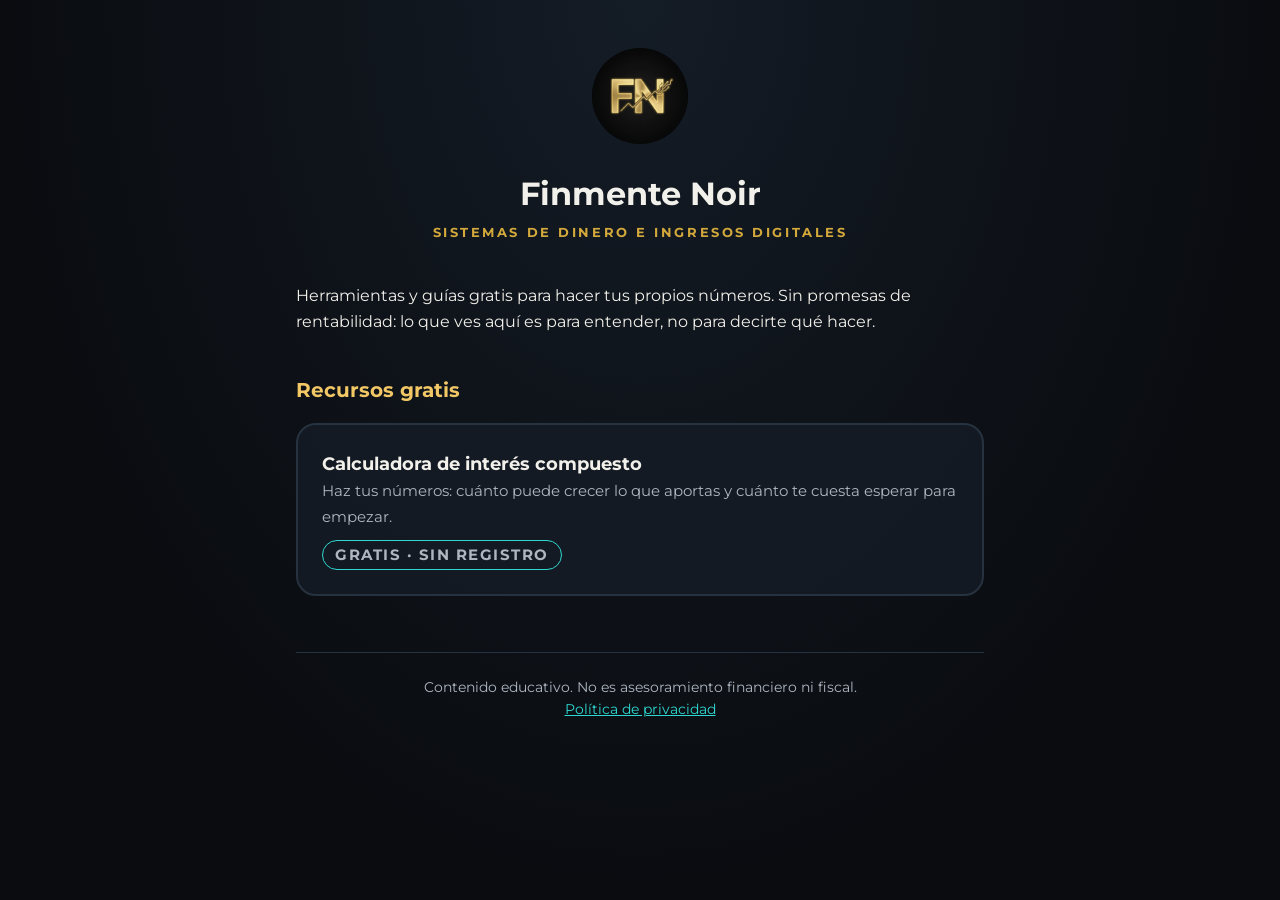
<file: index.html>
<!doctype html>
<html lang="es">
<head>
<meta charset="utf-8">
<meta name="viewport" content="width=device-width, initial-scale=1">
<title>Recursos Finmente Noir</title>
<meta name="description" content="Recursos gratis de Finmente Noir: herramientas y guías para entender tu dinero, sin promesas de rentabilidad.">
<link rel="icon" href="logo-fn.png">
<link rel="preconnect" href="https://fonts.googleapis.com">
<link href="https://fonts.googleapis.com/css2?family=Montserrat:wght@400;600;700&display=swap" rel="stylesheet">
<link rel="stylesheet" href="estilo.css">
</head>
<body>
<main>
  <header>
    <img src="logo-fn.png" alt="Logo Finmente Noir">
    <h1>Finmente Noir</h1>
    <div class="lema">Sistemas de Dinero e Ingresos Digitales</div>
  </header>

  <p>Herramientas y guías gratis para hacer tus propios números. Sin promesas de rentabilidad: lo que ves aquí es para entender, no para decirte qué hacer.</p>

  <h2>Recursos gratis</h2>
  <!-- Regla de distribución: aquí solo van recursos PUBLICADOS. Nada de "próximamente". -->
  <a class="tarjeta" href="calculadora/">
    <strong>Calculadora de interés compuesto</strong>
    <span>Haz tus números: cuánto puede crecer lo que aportas y cuánto te cuesta esperar para empezar.</span><br>
    <span class="etiqueta">GRATIS · SIN REGISTRO</span>
  </a>
  <!-- Cuando exista la guía rápida de Sistema Reventa, se añade aquí una tarjeta que lleve al formulario F1 de MailerLite. -->

  <footer>
    Contenido educativo. No es asesoramiento financiero ni fiscal.<br>
    <a href="privacidad/">Política de privacidad</a>
  </footer>
</main>
</body>
</html>
</file>
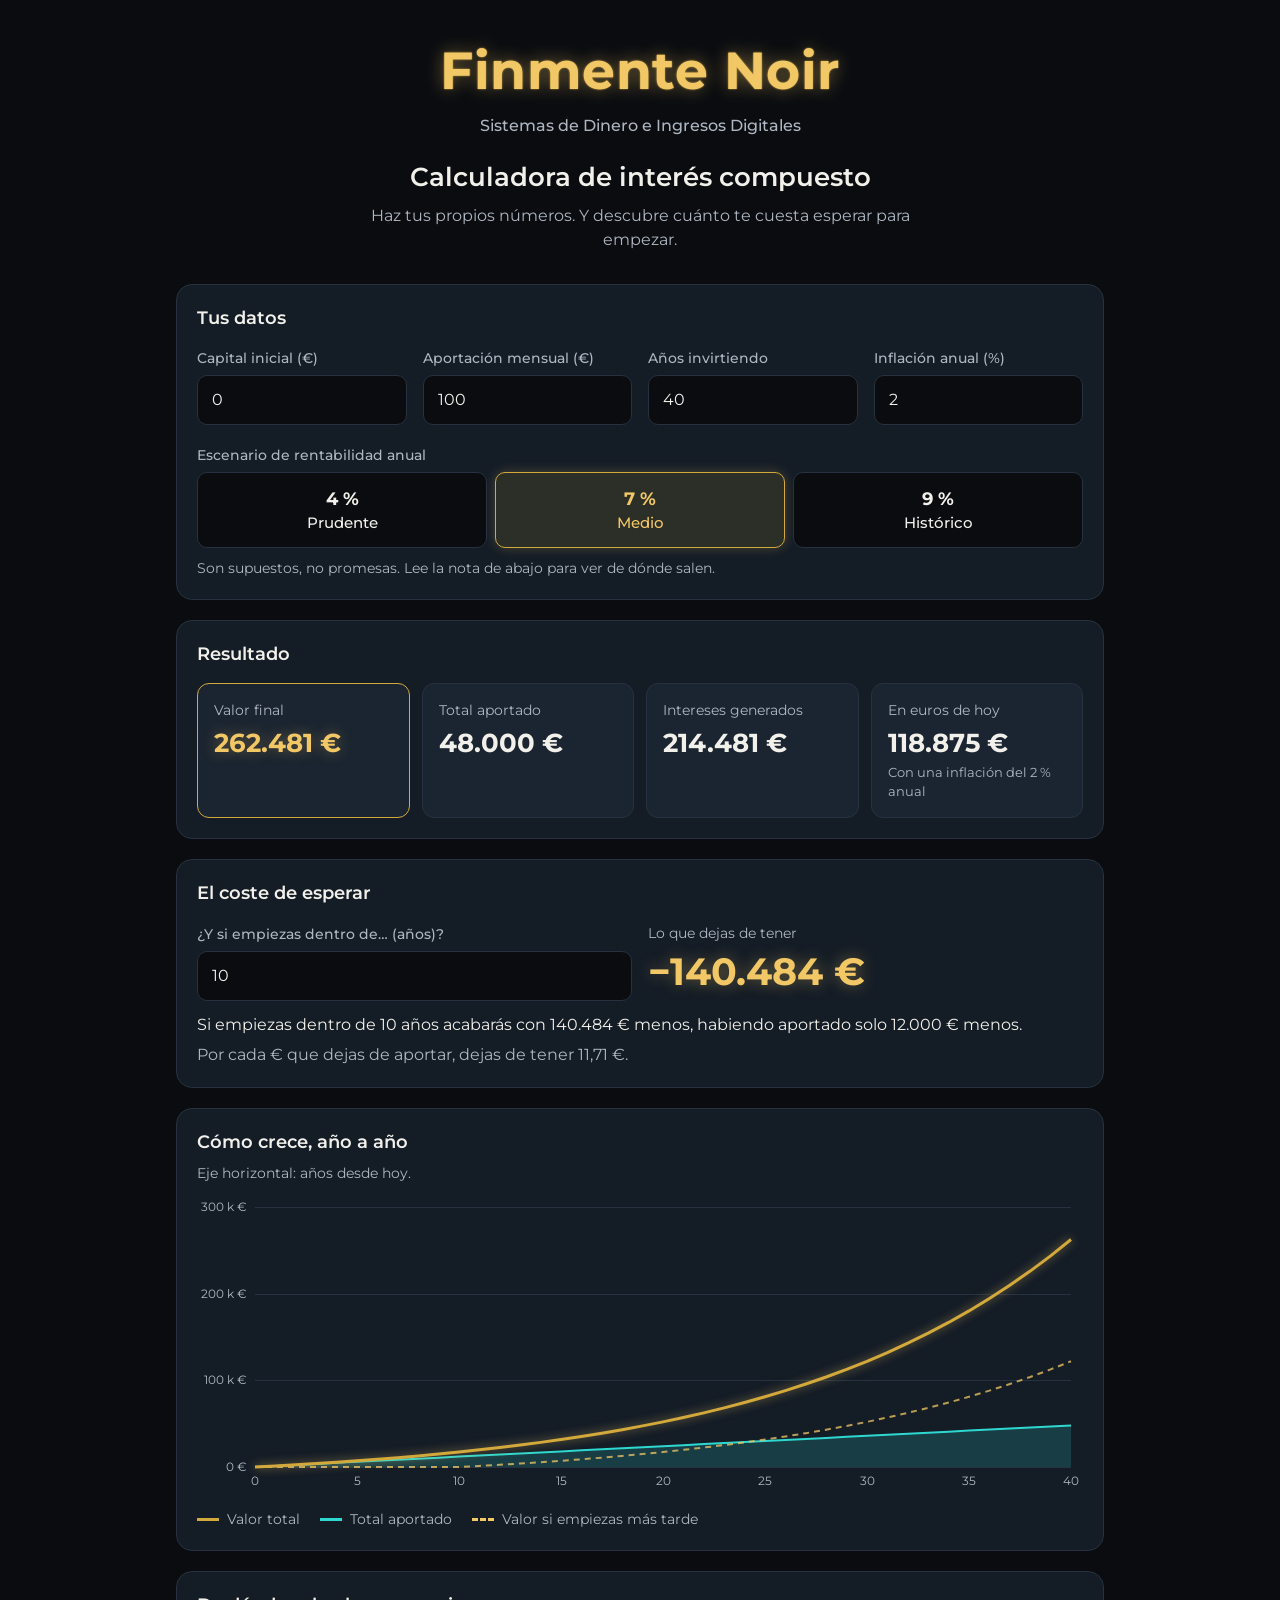
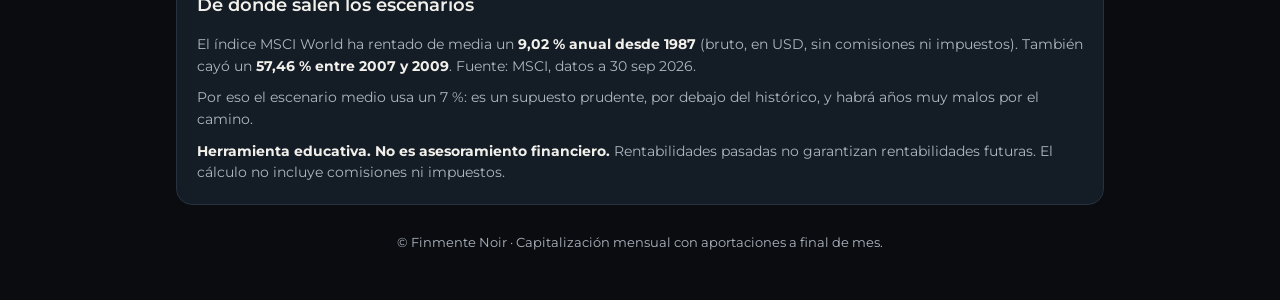
<file: calculadora/index.html>
<!doctype html>
<html lang="es">
<head>
<meta charset="utf-8">
<meta name="viewport" content="width=device-width, initial-scale=1">
<title>Calculadora de interés compuesto · Finmente Noir</title>
<meta name="description" content="Calculadora gratuita de interés compuesto de Finmente Noir: haz tus números y descubre cuánto cuesta esperar para empezar a invertir.">
<link rel="preconnect" href="https://fonts.googleapis.com">
<link rel="preconnect" href="https://fonts.gstatic.com" crossorigin>
<link href="https://fonts.googleapis.com/css2?family=Montserrat:wght@400;500;600;700&display=swap" rel="stylesheet">
<style>
  :root {
    --bg: #0A0C10;
    --card: #141C26;
    --card-2: #1B2531;
    --border: #26323F;
    --gold: #D4A93C;
    --gold-glow: #F2C766;
    --cyan: #2ED8D0;
    --text: #F2F0EA;
    --muted: #AEB6C1;
    --font: "Montserrat", system-ui, -apple-system, "Segoe UI", Roboto, Arial, sans-serif;
  }

  *, *::before, *::after { box-sizing: border-box; }

  html { -webkit-text-size-adjust: 100%; }

  body {
    margin: 0;
    background: var(--bg);
    color: var(--text);
    font-family: var(--font);
    line-height: 1.5;
  }

  .wrap {
    max-width: 960px;
    margin: 0 auto;
    padding: 32px 16px 48px;
  }

  /* Cabecera */
  header { text-align: center; margin-bottom: 32px; }

  .wordmark {
    margin: 0;
    font-size: clamp(2rem, 8vw, 3.25rem);
    font-weight: 700;
    letter-spacing: 0.01em;
    color: var(--gold-glow);
    text-shadow: 0 0 18px rgba(242, 199, 102, 0.45), 0 0 2px rgba(212, 169, 60, 0.9);
  }

  .tagline { margin: 4px 0 20px; color: var(--muted); font-weight: 500; }

  h1 { margin: 0; font-size: clamp(1.25rem, 4.5vw, 1.6rem); font-weight: 600; }

  .lead { margin: 8px auto 0; max-width: 560px; color: var(--muted); }

  /* Tarjetas y secciones */
  .card {
    background: var(--card);
    border: 1px solid var(--border);
    border-radius: 16px;
    padding: 20px;
    margin-bottom: 20px;
  }

  h2 { margin: 0 0 16px; font-size: 1.1rem; font-weight: 600; }

  /* Formulario */
  .fields {
    display: grid;
    grid-template-columns: repeat(auto-fit, minmax(min(100%, 200px), 1fr));
    gap: 16px;
  }

  .field label, .field .label {
    display: block;
    margin-bottom: 6px;
    font-size: 0.875rem;
    font-weight: 500;
    color: var(--muted);
  }

  .field input {
    width: 100%;
    padding: 12px 14px;
    background: var(--bg);
    border: 1px solid var(--border);
    border-radius: 10px;
    color: var(--text);
    font: inherit;
    font-size: 1rem;
  }

  .field input:disabled { opacity: 0.5; }

  input:focus-visible, button:focus-visible, a:focus-visible {
    outline: 2px solid var(--cyan);
    outline-offset: 2px;
  }

  .scenarios-field { margin-top: 20px; }

  .scenarios { display: flex; flex-wrap: wrap; gap: 8px; }

  .scenario {
    flex: 1 1 120px;
    padding: 12px 10px;
    background: var(--bg);
    border: 1px solid var(--border);
    border-radius: 10px;
    color: var(--text);
    font: inherit;
    font-size: 0.95rem;
    font-weight: 500;
    cursor: pointer;
  }

  .scenario strong { display: block; font-size: 1.15rem; }

  .scenario[aria-pressed="true"] {
    border-color: var(--gold);
    background: rgba(212, 169, 60, 0.12);
    color: var(--gold-glow);
    box-shadow: 0 0 12px rgba(242, 199, 102, 0.25);
  }

  .hint { margin: 10px 0 0; font-size: 0.85rem; color: var(--muted); }

  /* Resultados */
  .results {
    display: grid;
    grid-template-columns: repeat(auto-fit, minmax(min(100%, 200px), 1fr));
    gap: 12px;
  }

  .stat {
    background: var(--card-2);
    border: 1px solid var(--border);
    border-radius: 12px;
    padding: 16px;
  }

  .stat .label { font-size: 0.85rem; color: var(--muted); }

  .stat .value {
    margin-top: 4px;
    font-size: clamp(1.3rem, 5vw, 1.6rem);
    font-weight: 700;
    overflow-wrap: anywhere;
  }

  .stat .sub { font-size: 0.8rem; color: var(--muted); }

  .stat.main { border-color: var(--gold); }

  .stat.main .value {
    color: var(--gold-glow);
    text-shadow: 0 0 14px rgba(242, 199, 102, 0.35);
  }

  /* Coste de esperar */
  .wait-row {
    display: grid;
    grid-template-columns: repeat(auto-fit, minmax(min(100%, 260px), 1fr));
    gap: 16px;
    align-items: end;
  }

  .wait-cost {
    font-size: clamp(1.8rem, 8vw, 2.4rem);
    font-weight: 700;
    color: var(--gold-glow);
    text-shadow: 0 0 16px rgba(242, 199, 102, 0.4);
    overflow-wrap: anywhere;
  }

  .wait-text { margin: 12px 0 0; }
  .wait-ratio { margin: 6px 0 0; color: var(--muted); }
  .notice { margin: 12px 0 0; color: var(--cyan); font-size: 0.9rem; }

  /* Gráfico */
  .chart-box { position: relative; width: 100%; height: 300px; }
  .chart-box canvas { display: block; width: 100%; height: 100%; }

  .legend {
    display: flex;
    flex-wrap: wrap;
    gap: 8px 20px;
    margin: 14px 0 0;
    padding: 0;
    list-style: none;
    font-size: 0.85rem;
    color: var(--muted);
  }

  .legend li { display: flex; align-items: center; gap: 8px; }
  .swatch { width: 22px; height: 0; border-top: 3px solid; }
  .swatch.value { border-color: var(--gold); }
  .swatch.contrib { border-color: var(--cyan); }
  .swatch.delayed { border-color: var(--gold-glow); border-top-style: dashed; }

  /* Notas y pie */
  .note p { margin: 0 0 10px; font-size: 0.9rem; color: var(--muted); }
  .note p:last-child { margin-bottom: 0; }
  .note strong { color: var(--text); }

  footer { margin-top: 28px; text-align: center; font-size: 0.8rem; color: var(--muted); }
</style>
</head>
<body>
<div class="wrap">

  <header>
    <p class="wordmark">Finmente Noir</p>
    <p class="tagline">Sistemas de Dinero e Ingresos Digitales</p>
    <h1>Calculadora de interés compuesto</h1>
    <p class="lead">Haz tus propios números. Y descubre cuánto te cuesta esperar para empezar.</p>
  </header>

  <main>
    <section class="card" aria-labelledby="t-datos">
      <h2 id="t-datos">Tus datos</h2>
      <div class="fields">
        <div class="field">
          <label for="initial">Capital inicial (€)</label>
          <input id="initial" type="number" inputmode="decimal" min="0" max="10000000" step="100" value="0">
        </div>
        <div class="field">
          <label for="monthly">Aportación mensual (€)</label>
          <input id="monthly" type="number" inputmode="decimal" min="0" max="100000" step="10" value="100">
        </div>
        <div class="field">
          <label for="years">Años invirtiendo</label>
          <input id="years" type="number" inputmode="numeric" min="1" max="60" step="1" value="40">
        </div>
        <div class="field">
          <label for="inflation">Inflación anual (%)</label>
          <input id="inflation" type="number" inputmode="decimal" min="0" max="15" step="0.1" value="2">
        </div>
      </div>

      <div class="field scenarios-field">
        <span class="label" id="scenario-label">Escenario de rentabilidad anual</span>
        <div class="scenarios" role="group" aria-labelledby="scenario-label">
          <button type="button" class="scenario" data-rate="0.04" aria-pressed="false"><strong>4 %</strong>Prudente</button>
          <button type="button" class="scenario" data-rate="0.07" aria-pressed="true"><strong>7 %</strong>Medio</button>
          <button type="button" class="scenario" data-rate="0.09" aria-pressed="false"><strong>9 %</strong>Histórico</button>
        </div>
        <p class="hint">Son supuestos, no promesas. Lee la nota de abajo para ver de dónde salen.</p>
      </div>
    </section>

    <section class="card" aria-labelledby="t-res">
      <h2 id="t-res">Resultado</h2>
      <div class="results" aria-live="polite">
        <div class="stat main">
          <div class="label">Valor final</div>
          <div class="value" id="out-final">—</div>
        </div>
        <div class="stat">
          <div class="label">Total aportado</div>
          <div class="value" id="out-contributed">—</div>
        </div>
        <div class="stat">
          <div class="label">Intereses generados</div>
          <div class="value" id="out-interest">—</div>
        </div>
        <div class="stat">
          <div class="label">En euros de hoy</div>
          <div class="value" id="out-real">—</div>
          <div class="sub" id="out-real-sub"></div>
        </div>
      </div>
    </section>

    <section class="card" aria-labelledby="t-wait">
      <h2 id="t-wait">El coste de esperar</h2>
      <div class="wait-row">
        <div class="field">
          <label for="delay">¿Y si empiezas dentro de… (años)?</label>
          <input id="delay" type="number" inputmode="numeric" min="1" max="39" step="1" value="10">
        </div>
        <div>
          <div class="label" style="font-size:0.85rem;color:var(--muted)">Lo que dejas de tener</div>
          <div class="wait-cost" id="out-wait-cost">—</div>
        </div>
      </div>
      <p class="wait-text" id="out-wait-text" aria-live="polite"></p>
      <p class="wait-ratio" id="out-wait-ratio"></p>
      <p class="notice" id="out-wait-notice" hidden>Con 1 año de inversión no hay margen para comparar retrasos. Sube los años invirtiendo para ver el coste de esperar.</p>
    </section>

    <section class="card" aria-labelledby="t-chart">
      <h2 id="t-chart">Cómo crece, año a año</h2>
      <p class="hint" style="margin:-8px 0 12px">Eje horizontal: años desde hoy.</p>
      <div class="chart-box">
        <canvas id="chart" role="img" aria-label="Gráfico de crecimiento"></canvas>
      </div>
      <ul class="legend">
        <li><span class="swatch value" aria-hidden="true"></span>Valor total</li>
        <li><span class="swatch contrib" aria-hidden="true"></span>Total aportado</li>
        <li id="legend-delayed"><span class="swatch delayed" aria-hidden="true"></span>Valor si empiezas más tarde</li>
      </ul>
    </section>

    <section class="card note" aria-labelledby="t-note">
      <h2 id="t-note">De dónde salen los escenarios</h2>
      <p>El índice MSCI World ha rentado de media un <strong>9,02 % anual desde 1987</strong> (bruto, en USD, sin comisiones ni impuestos). También cayó un <strong>57,46 % entre 2007 y 2009</strong>. Fuente: MSCI, datos a 30 sep 2026.</p>
      <p>Por eso el escenario medio usa un 7 %: es un supuesto prudente, por debajo del histórico, y habrá años muy malos por el camino.</p>
      <p><strong>Herramienta educativa. No es asesoramiento financiero.</strong> Rentabilidades pasadas no garantizan rentabilidades futuras. El cálculo no incluye comisiones ni impuestos.</p>
    </section>
  </main>

  <footer>© Finmente Noir · Capitalización mensual con aportaciones a final de mes.</footer>
</div>

<script>
/* CALC:START — funciones puras de cálculo (sin acceso al DOM). */
const LIMITS = {
  initial:   { min: 0, max: 10000000 },
  monthly:   { min: 0, max: 100000 },
  years:     { min: 1, max: 60 },
  inflation: { min: 0, max: 15 },
  delay:     { min: 1, max: 59 }
};

/* Convierte la entrada en número dentro de [min, max]. Vacío o no numérico cuenta como 0. */
function sanitize(raw, limits, integer) {
  let n = Number(String(raw).trim().replace(',', '.'));
  if (String(raw).trim() === '' || !Number.isFinite(n)) n = 0;
  if (integer) n = Math.round(n);
  return Math.min(limits.max, Math.max(limits.min, n));
}

/* Valor final con capitalización mensual y aportaciones a final de mes. */
function futureValue(initial, monthly, annualRate, years) {
  const n = years * 12;
  if (n <= 0) return initial;
  const r = annualRate / 12;
  if (r === 0) return initial + monthly * n;
  const growth = Math.pow(1 + r, n);
  return initial * growth + monthly * (growth - 1) / r;
}

/* Calcula todos los resultados a partir de entradas ya saneadas. */
function compute({ initial, monthly, years, rate, inflation, delay }) {
  const final = futureValue(initial, monthly, rate, years);
  const contributed = initial + monthly * years * 12;
  const real = final / Math.pow(1 + inflation / 100, years);

  const waitEnabled = years > 1;
  const effectiveDelay = waitEnabled ? Math.min(delay, years - 1) : 0;
  let wait = { enabled: false, delay: 0 };
  if (waitEnabled) {
    const lateYears = years - effectiveDelay;
    const lateFinal = futureValue(initial, monthly, rate, lateYears);
    const lateContributed = initial + monthly * lateYears * 12;
    const diffFinal = final - lateFinal;
    const diffContributed = contributed - lateContributed;
    wait = {
      enabled: true,
      delay: effectiveDelay,
      final: lateFinal,
      contributed: lateContributed,
      diffFinal,
      diffContributed,
      ratio: diffContributed > 0 ? diffFinal / diffContributed : null
    };
  }

  const yearly = [];
  for (let y = 0; y <= years; y++) {
    const delayedValue = wait.enabled
      ? (y < wait.delay ? 0 : futureValue(initial, monthly, rate, y - wait.delay))
      : null;
    yearly.push({
      year: y,
      value: futureValue(initial, monthly, rate, y),
      contributed: initial + monthly * y * 12,
      delayedValue
    });
  }

  return { final, contributed, interest: final - contributed, real, wait, yearly };
}
/* CALC:END */

/* ---------- Interfaz ---------- */
const $ = (id) => document.getElementById(id);
const fields = {
  initial:   { el: $('initial'),   integer: false },
  monthly:   { el: $('monthly'),   integer: false },
  years:     { el: $('years'),     integer: true },
  inflation: { el: $('inflation'), integer: false },
  delay:     { el: $('delay'),     integer: true }
};
const scenarioButtons = Array.from(document.querySelectorAll('.scenario'));
let rate = 0.07;
let lastResult = null;

const euro = new Intl.NumberFormat('es-ES', { style: 'currency', currency: 'EUR', maximumFractionDigits: 0 });
const decimal = new Intl.NumberFormat('es-ES', { maximumFractionDigits: 2, minimumFractionDigits: 2 });
const percent = new Intl.NumberFormat('es-ES', { maximumFractionDigits: 1 });

function readInputs() {
  const v = {};
  for (const key in fields) {
    v[key] = sanitize(fields[key].el.value, LIMITS[key], fields[key].integer);
  }
  v.rate = rate;
  return v;
}

/* Al salir de un campo, se muestra el valor ya ajustado a su rango. */
function normalizeField(key) {
  const v = readInputs();
  let value = v[key];
  if (key === 'delay' && v.years > 1) value = Math.min(value, v.years - 1);
  if (key === 'years') syncDelayLimit(value);
  fields[key].el.value = String(value);
}

function syncDelayLimit(years) {
  const delayEl = fields.delay.el;
  delayEl.max = String(Math.max(1, years - 1));
  delayEl.disabled = years <= 1;
  if (years > 1 && Number(delayEl.value) > years - 1) delayEl.value = String(years - 1);
}

function plural(n, one, many) { return n === 1 ? one : many; }

function render() {
  const input = readInputs();
  syncDelayLimit(input.years);
  const res = compute(input);
  lastResult = res;

  $('out-final').textContent = euro.format(res.final);
  $('out-contributed').textContent = euro.format(res.contributed);
  $('out-interest').textContent = euro.format(res.interest);
  $('out-real').textContent = euro.format(res.real);
  $('out-real-sub').textContent = 'Con una inflación del ' + percent.format(input.inflation) + ' % anual';

  const w = res.wait;
  $('out-wait-notice').hidden = w.enabled;
  $('legend-delayed').hidden = !w.enabled;
  if (w.enabled) {
    const yearsTxt = w.delay + ' ' + plural(w.delay, 'año', 'años');
    $('out-wait-cost').textContent = '−' + euro.format(w.diffFinal);
    if (w.diffContributed > 0) {
      $('out-wait-text').textContent = 'Si empiezas dentro de ' + yearsTxt + ' acabarás con '
        + euro.format(w.diffFinal) + ' menos, habiendo aportado solo '
        + euro.format(w.diffContributed) + ' menos.';
      $('out-wait-ratio').textContent = 'Por cada € que dejas de aportar, dejas de tener '
        + decimal.format(w.ratio) + ' €.';
    } else {
      $('out-wait-text').textContent = 'Si empiezas dentro de ' + yearsTxt + ' acabarás con '
        + euro.format(w.diffFinal) + ' menos, aportando exactamente lo mismo.';
      $('out-wait-ratio').textContent = 'Es el mismo dinero, solo que trabajando menos tiempo.';
    }
  } else {
    $('out-wait-cost').textContent = '—';
    $('out-wait-text').textContent = '';
    $('out-wait-ratio').textContent = '';
  }

  $('chart').setAttribute('aria-label',
    'Gráfico de crecimiento: en ' + input.years + ' ' + plural(input.years, 'año', 'años')
    + ' el valor llega a ' + euro.format(res.final) + ' habiendo aportado ' + euro.format(res.contributed) + '.');

  drawChart(res);
}

/* ---------- Gráfico (canvas, sin librerías) ---------- */
const COLORS = { gold: '#D4A93C', glow: '#F2C766', cyan: '#2ED8D0', grid: '#26323F', label: '#AEB6C1' };

function niceStep(maxValue, targetTicks) {
  const raw = maxValue / targetTicks;
  const mag = Math.pow(10, Math.floor(Math.log10(raw)));
  const norm = raw / mag;
  const nice = norm <= 1 ? 1 : norm <= 2 ? 2 : norm <= 2.5 ? 2.5 : norm <= 5 ? 5 : 10;
  return nice * mag;
}

function shortEuro(v) {
  if (v >= 1e6) return decimal.format(v / 1e6).replace(/,00$/, '').replace(/0$/, '') + ' M €';
  if (v >= 1e3) return Math.round(v / 1e3) + ' k €';
  return Math.round(v) + ' €';
}

function drawChart(res) {
  const canvas = $('chart');
  const box = canvas.parentElement;
  const dpr = window.devicePixelRatio || 1;
  const width = box.clientWidth;
  const height = box.clientHeight;
  canvas.width = Math.round(width * dpr);
  canvas.height = Math.round(height * dpr);
  const ctx = canvas.getContext('2d');
  ctx.setTransform(dpr, 0, 0, dpr, 0, 0);
  ctx.clearRect(0, 0, width, height);

  const data = res.yearly;
  const years = data[data.length - 1].year;
  const maxVal = Math.max(1, ...data.map((d) => d.value));
  const step = niceStep(maxVal, width < 420 ? 4 : 5);
  const top = Math.ceil(maxVal / step) * step;

  ctx.font = '12px ' + getComputedStyle(document.body).fontFamily;
  const yLabels = [];
  for (let v = 0; v <= top + step / 2; v += step) yLabels.push(v);
  const padL = Math.max(...yLabels.map((v) => ctx.measureText(shortEuro(v)).width)) + 12;
  const padR = 12, padT = 12, padB = 28;
  const plotW = Math.max(10, width - padL - padR);
  const plotH = Math.max(10, height - padT - padB);
  const x = (y) => padL + (years === 0 ? 0 : (y / years) * plotW);
  const yPos = (v) => padT + plotH - (v / top) * plotH;

  // Rejilla y eje Y
  ctx.lineWidth = 1;
  ctx.textAlign = 'right';
  ctx.textBaseline = 'middle';
  for (const v of yLabels) {
    const py = Math.round(yPos(v)) + 0.5;
    ctx.strokeStyle = COLORS.grid;
    ctx.beginPath(); ctx.moveTo(padL, py); ctx.lineTo(padL + plotW, py); ctx.stroke();
    ctx.fillStyle = COLORS.label;
    ctx.fillText(shortEuro(v), padL - 8, py);
  }

  // Eje X
  const xStep = Math.max(1, niceStep(years, width < 420 ? 4 : 8));
  ctx.textAlign = 'center';
  ctx.textBaseline = 'top';
  for (let y = 0; y <= years; y += xStep) {
    ctx.fillText(String(Math.round(y)), x(y), padT + plotH + 8);
  }

  // Área de aportado (cian)
  ctx.beginPath();
  ctx.moveTo(x(0), yPos(0));
  data.forEach((d) => ctx.lineTo(x(d.year), yPos(d.contributed)));
  ctx.lineTo(x(years), yPos(0));
  ctx.closePath();
  ctx.fillStyle = 'rgba(46, 216, 208, 0.18)';
  ctx.fill();
  ctx.beginPath();
  data.forEach((d, i) => (i ? ctx.lineTo : ctx.moveTo).call(ctx, x(d.year), yPos(d.contributed)));
  ctx.strokeStyle = COLORS.cyan;
  ctx.lineWidth = 2;
  ctx.stroke();

  // Escenario con retraso (discontinua)
  if (res.wait.enabled) {
    ctx.save();
    ctx.setLineDash([6, 5]);
    ctx.beginPath();
    data.forEach((d, i) => (i ? ctx.lineTo : ctx.moveTo).call(ctx, x(d.year), yPos(d.delayedValue)));
    ctx.strokeStyle = COLORS.glow;
    ctx.globalAlpha = 0.75;
    ctx.lineWidth = 2;
    ctx.stroke();
    ctx.restore();
  }

  // Valor total (dorado con glow)
  ctx.save();
  ctx.beginPath();
  data.forEach((d, i) => (i ? ctx.lineTo : ctx.moveTo).call(ctx, x(d.year), yPos(d.value)));
  ctx.strokeStyle = COLORS.gold;
  ctx.lineWidth = 3;
  ctx.shadowColor = 'rgba(242, 199, 102, 0.6)';
  ctx.shadowBlur = 10;
  ctx.stroke();
  ctx.restore();
}

/* ---------- Eventos ---------- */
for (const key in fields) {
  fields[key].el.addEventListener('input', render);
  fields[key].el.addEventListener('change', () => { normalizeField(key); render(); });
}

scenarioButtons.forEach((btn) => {
  btn.addEventListener('click', () => {
    rate = Number(btn.dataset.rate);
    scenarioButtons.forEach((b) => b.setAttribute('aria-pressed', String(b === btn)));
    render();
  });
});

let resizeFrame = 0;
window.addEventListener('resize', () => {
  cancelAnimationFrame(resizeFrame);
  resizeFrame = requestAnimationFrame(() => { if (lastResult) drawChart(lastResult); });
});

if (document.fonts && document.fonts.ready) document.fonts.ready.then(() => { if (lastResult) drawChart(lastResult); });
render();
</script>
</body>
</html>
</file>
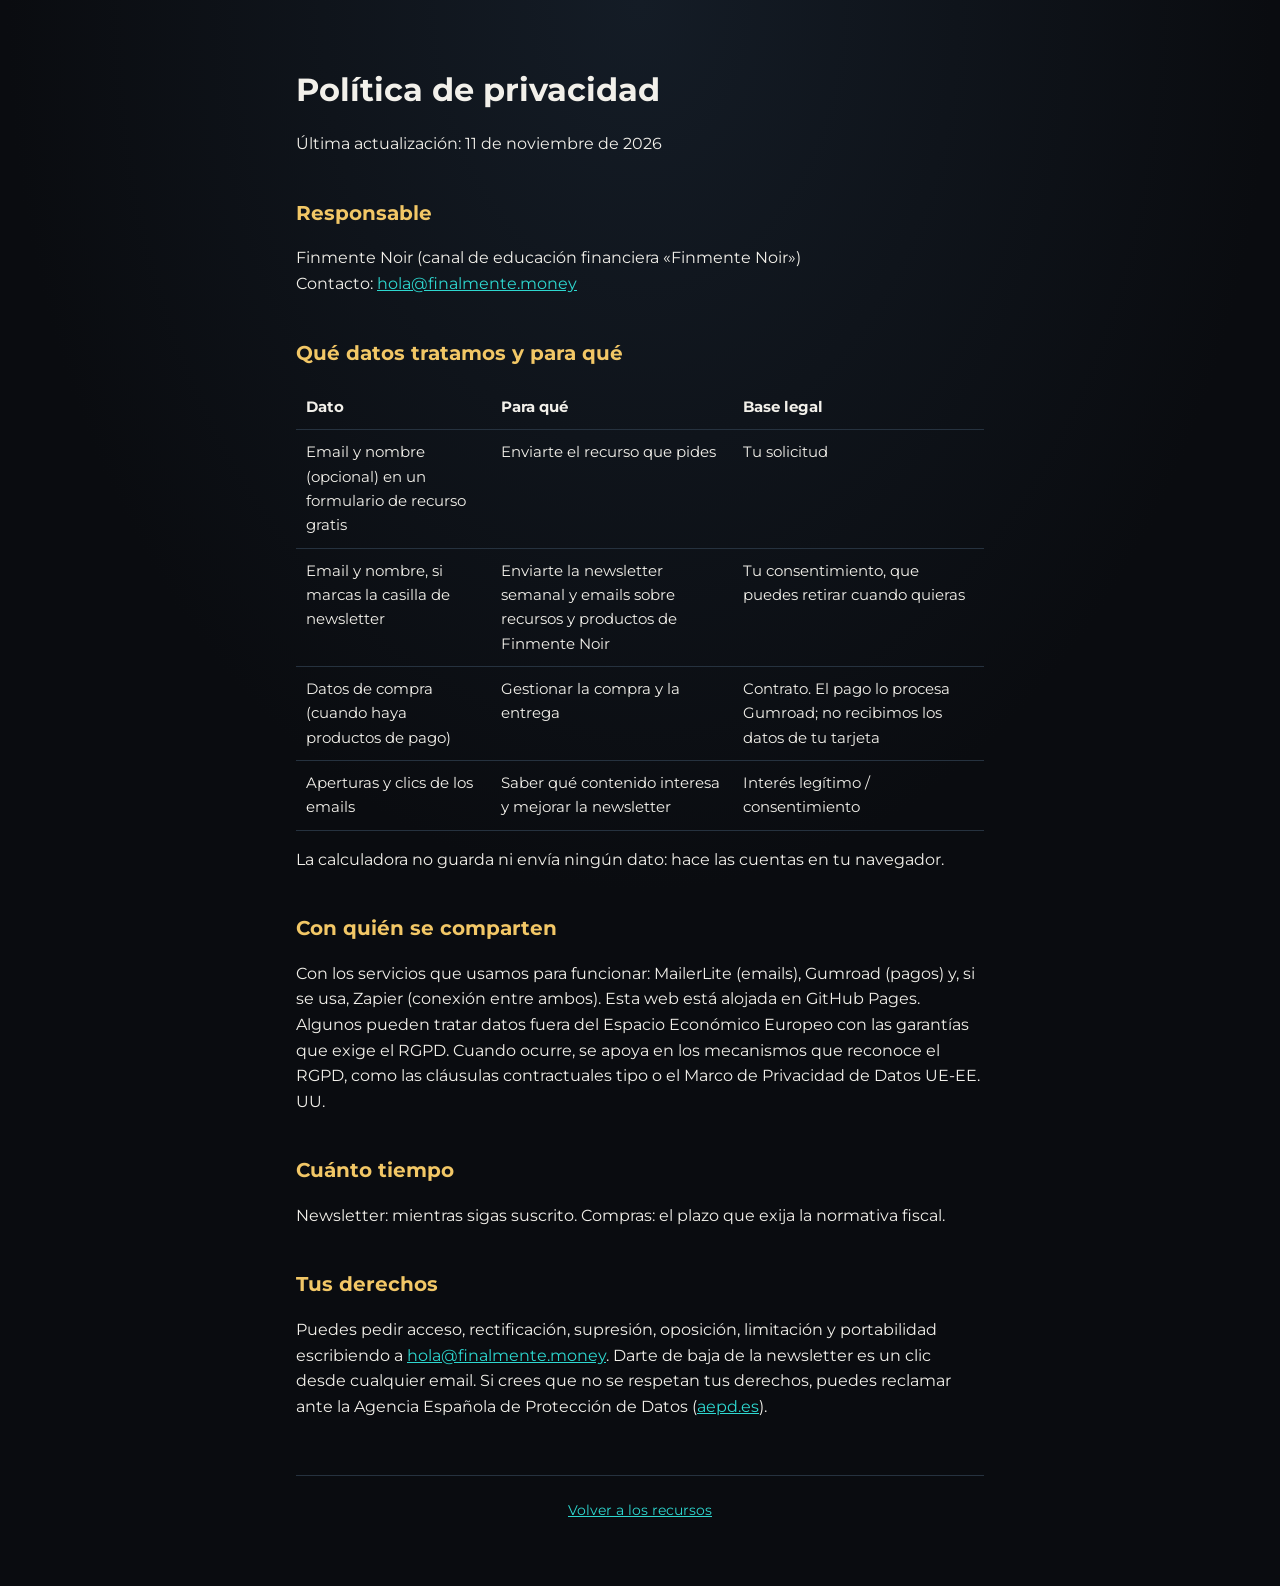
<file: privacidad/index.html>
<!doctype html>
<html lang="es">
<head>
<meta charset="utf-8">
<meta name="viewport" content="width=device-width, initial-scale=1">
<title>Política de privacidad</title>
<link rel="icon" href="../logo-fn.png">
<link href="https://fonts.googleapis.com/css2?family=Montserrat:wght@400;600;700&display=swap" rel="stylesheet">
<link rel="stylesheet" href="../estilo.css">
</head>
<body>
<main>
  <!-- Rellenada el 2026-11-11 con los datos del canal (sin nombre personal). Pendiente: revisar con la gestoría y añadir el titular legal antes de la fase B (ventas). -->
  <h1>Política de privacidad</h1>
  <p>Última actualización: 11 de noviembre de 2026</p>

  <h2>Responsable</h2>
  <p>Finmente Noir (canal de educación financiera «Finmente Noir»)<br>
  Contacto: <a href="mailto:hola@finalmente.money">hola@finalmente.money</a></p>

  <h2>Qué datos tratamos y para qué</h2>
  <table>
    <tr><th>Dato</th><th>Para qué</th><th>Base legal</th></tr>
    <tr><td>Email y nombre (opcional) en un formulario de recurso gratis</td><td>Enviarte el recurso que pides</td><td>Tu solicitud</td></tr>
    <tr><td>Email y nombre, si marcas la casilla de newsletter</td><td>Enviarte la newsletter semanal y emails sobre recursos y productos de Finmente Noir</td><td>Tu consentimiento, que puedes retirar cuando quieras</td></tr>
    <tr><td>Datos de compra (cuando haya productos de pago)</td><td>Gestionar la compra y la entrega</td><td>Contrato. El pago lo procesa Gumroad; no recibimos los datos de tu tarjeta</td></tr>
    <tr><td>Aperturas y clics de los emails</td><td>Saber qué contenido interesa y mejorar la newsletter</td><td>Interés legítimo / consentimiento</td></tr>
  </table>
  <p>La calculadora no guarda ni envía ningún dato: hace las cuentas en tu navegador.</p>

  <h2>Con quién se comparten</h2>
  <p>Con los servicios que usamos para funcionar: MailerLite (emails), Gumroad (pagos) y, si se usa, Zapier (conexión entre ambos). Esta web está alojada en GitHub Pages. Algunos pueden tratar datos fuera del Espacio Económico Europeo con las garantías que exige el RGPD. Cuando ocurre, se apoya en los mecanismos que reconoce el RGPD, como las cláusulas contractuales tipo o el Marco de Privacidad de Datos UE-EE. UU.</p>

  <h2>Cuánto tiempo</h2>
  <p>Newsletter: mientras sigas suscrito. Compras: el plazo que exija la normativa fiscal.</p>

  <h2>Tus derechos</h2>
  <p>Puedes pedir acceso, rectificación, supresión, oposición, limitación y portabilidad escribiendo a <a href="mailto:hola@finalmente.money">hola@finalmente.money</a>. Darte de baja de la newsletter es un clic desde cualquier email. Si crees que no se respetan tus derechos, puedes reclamar ante la Agencia Española de Protección de Datos (<a href="https://www.aepd.es">aepd.es</a>).</p>

  <footer><a href="../">Volver a los recursos</a></footer>
</main>
</body>
</html>
</file>
<file: estilo.css>
:root{--bg:#0A0C10;--slate:#141C26;--grid:#26323F;--gold:#D4A93C;--glow:#F2C766;--cyan:#2ED8D0;--text:#F2F0EA;--muted:#AEB6C1}
*{box-sizing:border-box}
body{margin:0;background:radial-gradient(ellipse at 50% 0%,var(--slate) 0%,var(--bg) 70%) fixed;background-color:var(--bg);color:var(--text);font-family:Montserrat,system-ui,sans-serif;line-height:1.6}
main{max-width:720px;margin:0 auto;padding:48px 16px 64px}
a{color:var(--cyan)}
header{text-align:center;margin-bottom:40px}
header img{width:96px;height:96px;border-radius:50%}
h1{font-size:2rem;margin:16px 0 4px}
.lema{color:var(--gold);letter-spacing:.2em;font-size:.8rem;font-weight:700;text-transform:uppercase}
h2{font-size:1.25rem;margin-top:40px;color:var(--glow)}
.tarjeta{display:block;padding:24px;margin:16px 0;border:2px solid var(--grid);border-radius:20px;background:rgba(20,28,38,.85);text-decoration:none;color:var(--text)}
.tarjeta:hover{border-color:var(--gold)}
.tarjeta strong{display:block;font-size:1.15rem;color:var(--text)}
.tarjeta span{color:var(--muted);font-size:.95rem}
.etiqueta{display:inline-block;margin-top:10px;padding:2px 12px;border:1px solid var(--cyan);border-radius:999px;color:var(--cyan);font-size:.75rem;font-weight:700;letter-spacing:.1em}
footer{margin-top:56px;padding-top:24px;border-top:1px solid var(--grid);color:var(--muted);font-size:.85rem;text-align:center}
table{width:100%;border-collapse:collapse;font-size:.95rem}
th,td{text-align:left;padding:10px;border-bottom:1px solid var(--grid);vertical-align:top}
.hueco{background:var(--gold);color:var(--bg);padding:0 6px;border-radius:4px;font-weight:700}
</file>
